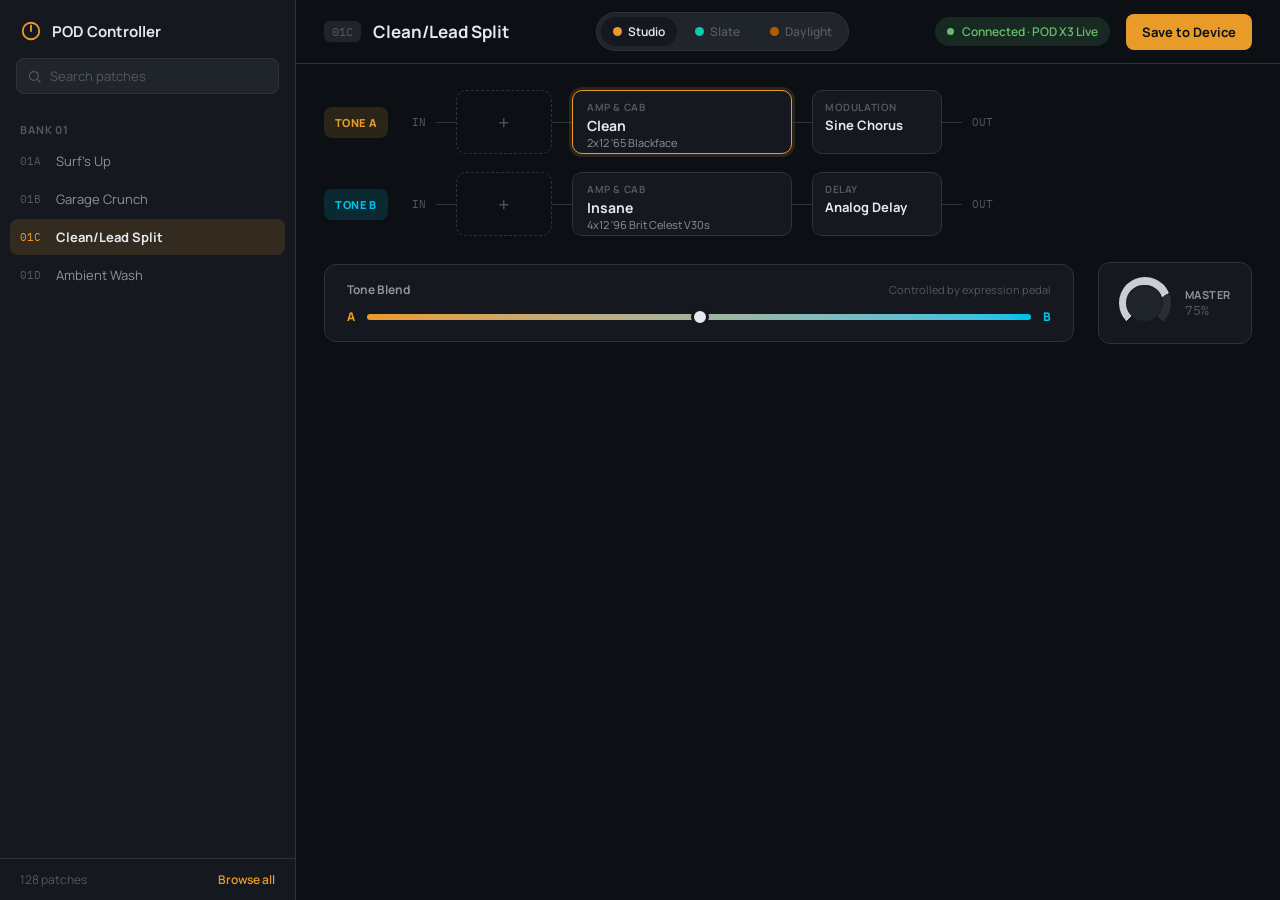
<file: frontend/index.html>
<!doctype html>
<html lang="en">
<head>
<meta charset="utf-8">
<meta name="viewport" content="width=device-width, initial-scale=1">
<title>POD Controller</title>
<link rel="stylesheet" href="https://fonts.googleapis.com/css2?family=Manrope:wght@500;600;700;800&family=IBM+Plex+Mono:wght@500;600&display=swap">
<style>
  /* Studio Dark is the default look. Themes are selected in-app (not tied
     to host OS light/dark preference) via [data-pod-theme] on <html>,
     persisted to localStorage. See THEMES in the script below to add more. */
  :root {
    --bg: oklch(17% 0.012 260);
    --panel: oklch(21% 0.013 260);
    --panel-2: oklch(26% 0.015 260);
    --border: oklch(32% 0.015 260);
    --text: oklch(93% 0.008 260);
    --text-dim: oklch(66% 0.012 260);
    --text-faint: oklch(46% 0.012 260);
    --accent-a: oklch(75% 0.15 70);
    --accent-a-tint: oklch(75% 0.15 70 / 0.14);
    --accent-b: oklch(75% 0.14 220);
    --accent-b-tint: oklch(75% 0.14 220 / 0.14);
    --neutral-knob: oklch(85% 0.01 260);
    --good: oklch(72% 0.14 145);
    --good-tint: oklch(72% 0.14 145 / 0.14);
    --track: oklch(30% 0.012 260);
  }

  :root[data-pod-theme="slate-dark"] {
    --bg: oklch(15% 0.014 250);
    --panel: oklch(19% 0.015 250);
    --panel-2: oklch(24% 0.017 250);
    --border: oklch(31% 0.018 250);
    --text: oklch(93% 0.006 250);
    --text-dim: oklch(65% 0.01 250);
    --text-faint: oklch(45% 0.01 250);
    --accent-a: oklch(75% 0.14 175);
    --accent-a-tint: oklch(75% 0.14 175 / 0.14);
    --accent-b: oklch(75% 0.15 300);
    --accent-b-tint: oklch(75% 0.15 300 / 0.14);
    --neutral-knob: oklch(85% 0.008 250);
    --good: oklch(72% 0.14 145);
    --good-tint: oklch(72% 0.14 145 / 0.14);
    --track: oklch(29% 0.014 250);
  }

  :root[data-pod-theme="daylight"] {
    --bg: oklch(97% 0.006 70);
    --panel: oklch(99% 0.004 70);
    --panel-2: oklch(93% 0.008 70);
    --border: oklch(85% 0.012 70);
    --text: oklch(24% 0.01 70);
    --text-dim: oklch(45% 0.012 70);
    --text-faint: oklch(60% 0.012 70);
    --accent-a: oklch(56% 0.16 70);
    --accent-a-tint: oklch(56% 0.16 70 / 0.12);
    --accent-b: oklch(53% 0.13 220);
    --accent-b-tint: oklch(53% 0.13 220 / 0.12);
    --neutral-knob: oklch(55% 0.008 70);
    --good: oklch(52% 0.13 145);
    --good-tint: oklch(52% 0.13 145 / 0.12);
    --track: oklch(88% 0.01 70);
  }

  * { box-sizing: border-box; }
  html, body { margin: 0; background: var(--bg); }
  body {
    font-family: 'Manrope', sans-serif;
    color: var(--text);
  }
  button { font-family: inherit; cursor: pointer; }

  .app { display: flex; height: 100vh; overflow: hidden; }

  /* Sidebar */
  .sidebar { width: 296px; flex-shrink: 0; background: var(--panel); border-right: 1px solid var(--border); display: flex; flex-direction: column; }
  .brand { display: flex; align-items: center; gap: 10px; padding: 20px 20px 16px; }
  .brand span { font-size: 15px; font-weight: 700; }
  .search { margin: 0 16px 14px; display: flex; align-items: center; gap: 8px; background: var(--panel-2); border: 1px solid var(--border); border-radius: 8px; padding: 8px 10px; color: var(--text-faint); font-size: 13px; }
  .patch-list { flex: 1; overflow: hidden; padding: 4px 10px 0; }
  .bank-label { font-size: 11px; font-weight: 700; letter-spacing: 0.08em; color: var(--text-faint); padding: 10px 10px 6px; }
  .patch-row { display: flex; align-items: center; gap: 10px; padding: 9px 10px; border-radius: 8px; margin-bottom: 2px; }
  .patch-row.selected { background: var(--accent-a-tint); }
  .patch-row .code { font-family: 'IBM Plex Mono', monospace; font-size: 11px; color: var(--text-faint); width: 26px; }
  .patch-row.selected .code { color: var(--accent-a); }
  .patch-row .name { font-size: 13px; color: var(--text-dim); flex: 1; }
  .patch-row.selected .name { color: var(--text); font-weight: 700; }
  .sidebar-footer { padding: 12px 20px; border-top: 1px solid var(--border); display: flex; align-items: center; justify-content: space-between; font-size: 12px; color: var(--text-faint); }

  /* Main */
  .main { flex: 1; display: flex; flex-direction: column; min-width: 0; }
  .topbar { height: 64px; flex-shrink: 0; display: flex; align-items: center; justify-content: space-between; padding: 0 28px; border-bottom: 1px solid var(--border); gap: 20px; }
  .patch-title { display: flex; align-items: center; gap: 12px; min-width: 0; }
  .patch-title .code { font-family: 'IBM Plex Mono', monospace; font-size: 12px; color: var(--text-faint); background: var(--panel-2); padding: 3px 8px; border-radius: 6px; }
  .patch-title .name { font-size: 17px; font-weight: 700; }

  .theme-switcher { display: flex; align-items: center; gap: 6px; background: var(--panel-2); border: 1px solid var(--border); border-radius: 20px; padding: 4px; }
  .theme-swatch { display: flex; align-items: center; gap: 6px; border: none; background: transparent; color: var(--text-faint); font-size: 12px; font-weight: 600; padding: 6px 12px; border-radius: 16px; }
  .theme-swatch .dot { width: 9px; height: 9px; border-radius: 50%; }
  .theme-swatch[aria-pressed="true"] { background: var(--panel); color: var(--text); }
  .theme-swatch:focus-visible { outline: 2px solid var(--accent-a); outline-offset: 1px; }

  .status-pill { display: flex; align-items: center; gap: 8px; background: var(--good-tint); padding: 6px 12px; border-radius: 20px; }
  .status-pill .dot { width: 7px; height: 7px; border-radius: 50%; background: var(--good); }
  .status-pill span { font-size: 12px; font-weight: 600; color: var(--good); white-space: nowrap; }
  .save-btn { background: var(--accent-a); color: var(--bg); font-size: 13px; font-weight: 700; padding: 9px 16px; border-radius: 8px; border: none; white-space: nowrap; }

  .rack { flex: 1; padding: 26px 28px; display: flex; flex-direction: column; gap: 18px; overflow: auto; }
  .tone-row { display: flex; align-items: center; gap: 14px; }
  .tone-label { width: 64px; flex-shrink: 0; text-align: center; font-size: 11px; font-weight: 800; letter-spacing: 0.06em; padding: 8px 4px; border-radius: 8px; }
  .tone-label.a { color: var(--accent-a); background: var(--accent-a-tint); }
  .tone-label.b { color: var(--accent-b); background: var(--accent-b-tint); }
  .chain { display: flex; align-items: center; flex: 1; }
  .io-label { font-family: 'IBM Plex Mono', monospace; font-size: 11px; color: var(--text-faint); padding: 0 10px; }
  .wire { height: 1px; width: 20px; background: var(--border); }
  .slot-empty { width: 96px; height: 64px; border: 1px dashed var(--border); border-radius: 10px; display: flex; align-items: center; justify-content: center; color: var(--text-faint); font-size: 20px; flex-shrink: 0; }
  .block { background: var(--panel); border: 1px solid var(--border); border-radius: 10px; padding: 9px 14px; flex-shrink: 0; }
  .block.amp { width: 220px; height: 64px; }
  .block.fx { width: 130px; height: 64px; padding: 9px 12px; }
  .block .kind { font-size: 10px; font-weight: 700; letter-spacing: 0.06em; color: var(--text-faint); }
  .block .title { font-size: 14px; font-weight: 700; margin-top: 2px; }
  .block .sub { font-size: 11px; color: var(--text-dim); }

  .bottom-row { display: flex; align-items: center; gap: 24px; margin-top: 8px; }
  .blend-card { flex: 1; background: var(--panel); border: 1px solid var(--border); border-radius: 12px; padding: 16px 22px; }
  .blend-header { display: flex; align-items: center; justify-content: space-between; margin-bottom: 10px; }
  .blend-header .label { font-size: 12px; font-weight: 700; color: var(--text-dim); }
  .blend-header .hint { font-size: 11px; color: var(--text-faint); }
  .blend-track { flex: 1; height: 6px; border-radius: 3px; background: linear-gradient(to right, var(--accent-a), var(--accent-b)); position: relative; }
  .blend-puck { position: absolute; left: calc(50% - 8px); top: -6px; width: 18px; height: 18px; border-radius: 50%; background: var(--text); border: 3px solid var(--panel); }
  .blend-row { display: flex; align-items: center; gap: 12px; }
  .blend-row .a { font-size: 12px; font-weight: 800; color: var(--accent-a); }
  .blend-row .b { font-size: 12px; font-weight: 800; color: var(--accent-b); }

  .master-card { background: var(--panel); border: 1px solid var(--border); border-radius: 12px; padding: 14px 20px; display: flex; align-items: center; gap: 14px; }
  .master-card .name { font-size: 11px; font-weight: 700; letter-spacing: 0.05em; color: var(--text-dim); text-transform: uppercase; }
  .master-card .value { font-family: 'IBM Plex Mono', monospace; font-size: 13px; color: var(--text-faint); }

  /* Knob: set --v (0-1) and --c (color) per instance */
  .knob { position: relative; border-radius: 50%; background: conic-gradient(from -135deg, var(--c, var(--accent-a)) 0deg calc(var(--v, 0.5) * 270deg), var(--track) calc(var(--v, 0.5) * 270deg) 270deg, transparent 270deg 360deg); }
  .knob .pointer { position: absolute; inset: 0; transform: rotate(calc(-135deg + var(--v, 0.5) * 270deg)); }
  .knob .pointer::after { content: ''; position: absolute; left: 50%; top: 50%; width: 2px; height: 40%; background: var(--text); transform: translate(-50%, -100%); border-radius: 1px; }
  .knob .face { position: absolute; border-radius: 50%; background: var(--panel-2); box-shadow: inset 0 1px 2px rgba(0,0,0,0.4); inset: 15%; }

  @media (prefers-reduced-motion: no-preference) {
    .theme-swatch, .patch-row { transition: background-color 120ms ease, color 120ms ease; }
  }
</style>
</head>
<body>

<div class="app">
  <aside class="sidebar">
    <div class="brand">
      <svg width="22" height="22" viewBox="0 0 24 24" fill="none"><circle cx="12" cy="12" r="9" stroke="var(--accent-a)" stroke-width="2"></circle><line x1="12" y1="12" x2="12" y2="6" stroke="var(--accent-a)" stroke-width="2" stroke-linecap="round"></line></svg>
      <span>POD Controller</span>
    </div>
    <div class="search">
      <svg width="15" height="15" viewBox="0 0 24 24" fill="none" stroke="currentColor" stroke-width="2" stroke-linecap="round" stroke-linejoin="round"><circle cx="11" cy="11" r="7"></circle><line x1="21" y1="21" x2="16.65" y2="16.65"></line></svg>
      <span>Search patches</span>
    </div>
    <div class="patch-list">
      <div class="bank-label">BANK 01</div>
      <div class="patch-row"><span class="code">01A</span><span class="name">Surf's Up</span></div>
      <div class="patch-row"><span class="code">01B</span><span class="name">Garage Crunch</span></div>
      <div class="patch-row selected"><span class="code">01C</span><span class="name">Clean/Lead Split</span></div>
      <div class="patch-row"><span class="code">01D</span><span class="name">Ambient Wash</span></div>
    </div>
    <div class="sidebar-footer"><span>128 patches</span><span style="color:var(--accent-a);font-weight:600;">Browse all</span></div>
  </aside>

  <main class="main">
    <div class="topbar">
      <div class="patch-title">
        <span class="code">01C</span>
        <span class="name">Clean/Lead Split</span>
      </div>

      <div class="theme-switcher" role="group" aria-label="Theme">
        <button class="theme-swatch" data-theme-choice="studio-dark" aria-pressed="true">
          <span class="dot" style="background: oklch(75% 0.15 70);"></span>Studio
        </button>
        <button class="theme-swatch" data-theme-choice="slate-dark" aria-pressed="false">
          <span class="dot" style="background: oklch(75% 0.14 175);"></span>Slate
        </button>
        <button class="theme-swatch" data-theme-choice="daylight" aria-pressed="false">
          <span class="dot" style="background: oklch(56% 0.16 70);"></span>Daylight
        </button>
      </div>

      <div style="display:flex;align-items:center;gap:16px;">
        <div class="status-pill"><span class="dot"></span><span>Connected &middot; POD X3 Live</span></div>
        <button class="save-btn">Save to Device</button>
      </div>
    </div>

    <div class="rack">
      <div class="tone-row">
        <div class="tone-label a">TONE A</div>
        <div class="chain">
          <span class="io-label">IN</span><div class="wire"></div>
          <div class="slot-empty">+</div><div class="wire"></div>
          <div class="block amp" style="border-color: var(--accent-a); box-shadow: 0 0 0 3px var(--accent-a-tint);">
            <div class="kind">AMP &amp; CAB</div><div class="title">Clean</div><div class="sub">2x12 '65 Blackface</div>
          </div><div class="wire"></div>
          <div class="block fx"><div class="kind">MODULATION</div><div class="title" style="font-size:13px;">Sine Chorus</div></div>
          <div class="wire"></div><span class="io-label">OUT</span>
        </div>
      </div>

      <div class="tone-row">
        <div class="tone-label b">TONE B</div>
        <div class="chain">
          <span class="io-label">IN</span><div class="wire"></div>
          <div class="slot-empty">+</div><div class="wire"></div>
          <div class="block amp">
            <div class="kind">AMP &amp; CAB</div><div class="title">Insane</div><div class="sub">4x12 '96 Brit Celest V30s</div>
          </div><div class="wire"></div>
          <div class="block fx"><div class="kind">DELAY</div><div class="title" style="font-size:13px;">Analog Delay</div></div>
          <div class="wire"></div><span class="io-label">OUT</span>
        </div>
      </div>

      <div class="bottom-row">
        <div class="blend-card">
          <div class="blend-header"><span class="label">Tone Blend</span><span class="hint">Controlled by expression pedal</span></div>
          <div class="blend-row">
            <span class="a">A</span>
            <div class="blend-track"><div class="blend-puck"></div></div>
            <span class="b">B</span>
          </div>
        </div>

        <div class="master-card">
          <div class="knob" style="--v:0.75; --c:var(--neutral-knob); width:52px; height:52px;">
            <div class="pointer"></div><div class="face"></div>
          </div>
          <div><div class="name">Master</div><div class="value">75%</div></div>
        </div>
      </div>
    </div>
  </main>
</div>

<script>
  (function () {
    var STORAGE_KEY = 'pod-controller-theme';
    var THEMES = ['studio-dark', 'slate-dark', 'daylight'];

    function applyTheme(name) {
      if (THEMES.indexOf(name) === -1) name = 'studio-dark';
      document.documentElement.setAttribute('data-pod-theme', name);
      document.querySelectorAll('.theme-swatch').forEach(function (btn) {
        btn.setAttribute('aria-pressed', String(btn.dataset.themeChoice === name));
      });
      try { localStorage.setItem(STORAGE_KEY, name); } catch (e) {}
    }

    var stored = 'studio-dark';
    try { stored = localStorage.getItem(STORAGE_KEY) || stored; } catch (e) {}
    applyTheme(stored);

    document.querySelectorAll('.theme-swatch').forEach(function (btn) {
      btn.addEventListener('click', function () { applyTheme(btn.dataset.themeChoice); });
    });
  })();
</script>
</body>
</html>
</file>
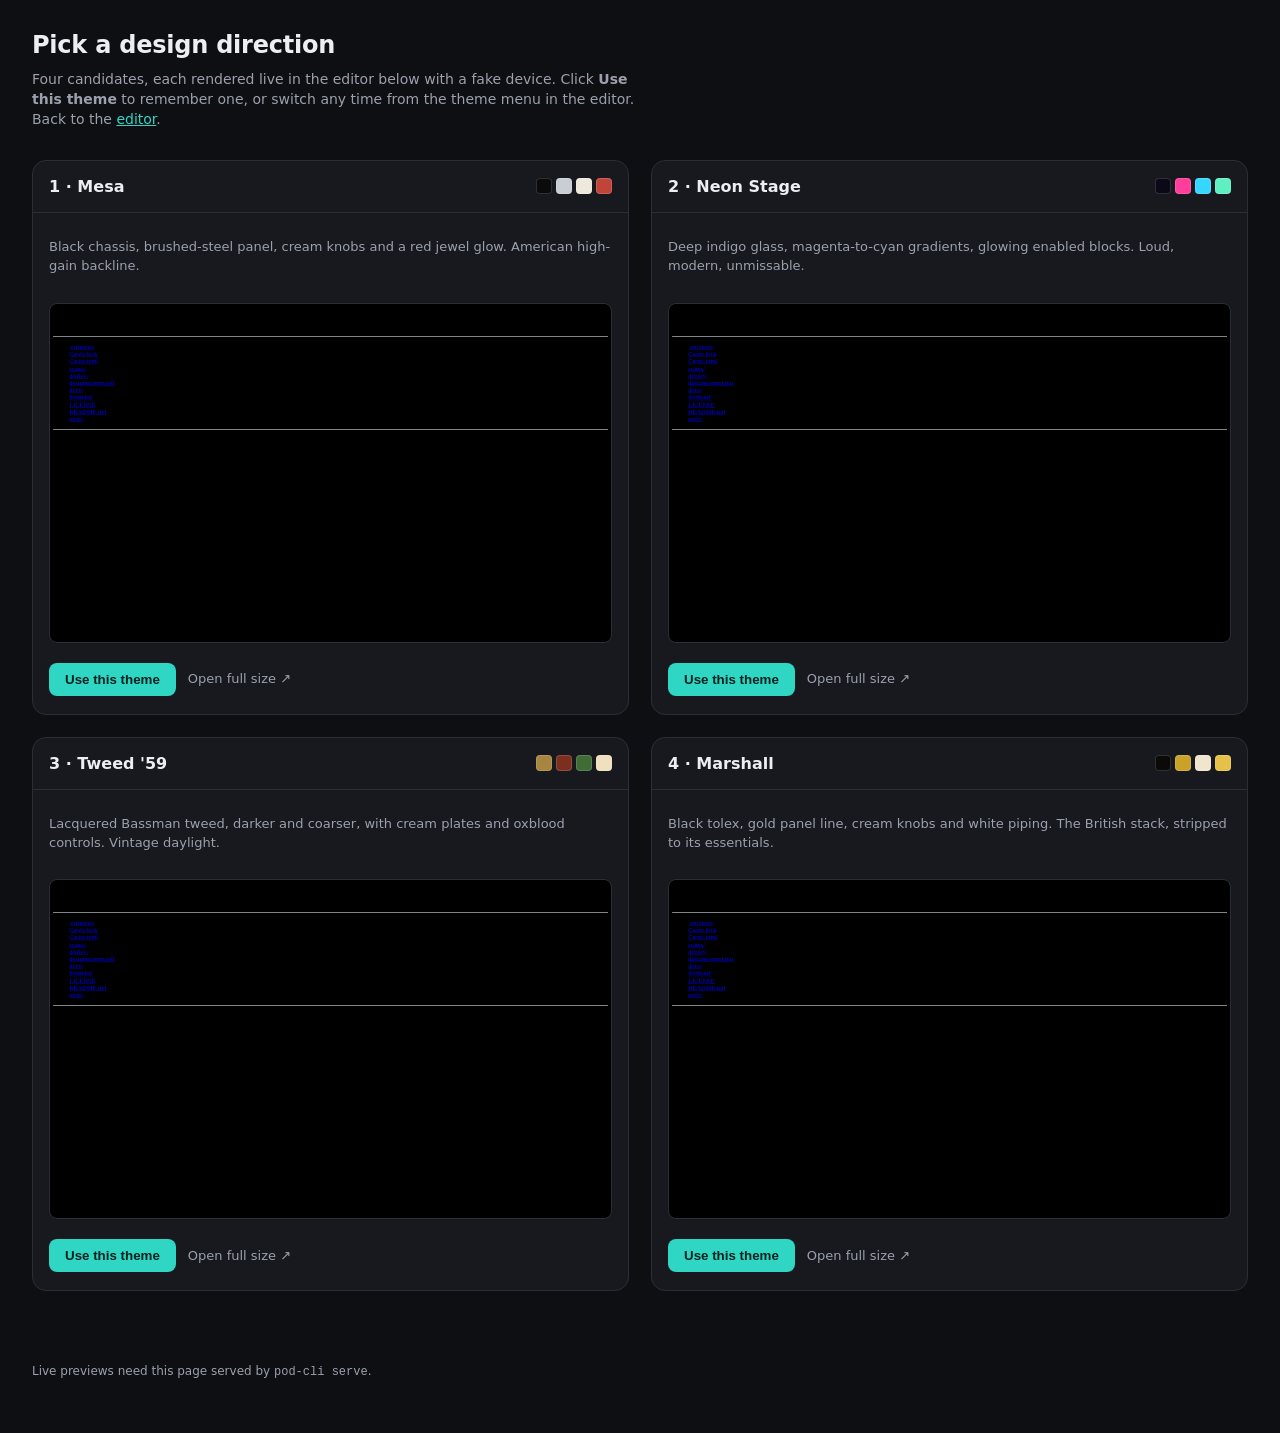
<file: crates/pod-cli/ui/themes.html>
<!doctype html>
<html lang="en">
<head>
<meta charset="utf-8">
<meta name="viewport" content="width=device-width, initial-scale=1">
<title>POD Controller — pick a design direction</title>
<!--
  Compares the candidate themes side by side, each rendered live in an
  iframe against the same server (?theme=<id> forces a theme without saving
  it in the browser). "Use this theme" remembers the choice and opens the
  editor. Needs a running `pod-cli serve` (add --mock for no hardware). See
  designprompt.md.
-->
<style>
  :root { --bg:#0d0f13; --card:#17191f; --border:#2a2e37; --text:#eceef2; --dim:#9aa1ad; --accent:#2fd6c4; }
  * { box-sizing: border-box; }
  body { margin: 0; background: var(--bg); color: var(--text); font: 14px/1.45 system-ui, -apple-system, "Segoe UI", Roboto, sans-serif; }
  header { padding: 28px 32px 8px; }
  h1 { margin: 0 0 6px; font-size: 24px; letter-spacing: -0.01em; }
  header p { margin: 0; color: var(--dim); max-width: 70ch; }
  header a { color: var(--accent); }
  .grid { display: grid; grid-template-columns: repeat(2, minmax(0, 1fr)); gap: 22px; padding: 22px 32px 60px; }
  @media (max-width: 1000px) { .grid { grid-template-columns: 1fr; } }
  .card { background: var(--card); border: 1px solid var(--border); border-radius: 14px; overflow: hidden; display: flex; flex-direction: column; }
  .card-head { display: flex; align-items: center; gap: 12px; padding: 14px 16px; border-bottom: 1px solid var(--border); }
  .card h2 { margin: 0; font-size: 16px; }
  .swatches { display: flex; gap: 4px; margin-left: auto; }
  .swatch { width: 16px; height: 16px; border-radius: 4px; border: 1px solid rgb(255 255 255 / 0.15); }
  .blurb { padding: 12px 16px 0; color: var(--dim); font-size: 13px; }
  .shot { position: relative; margin: 14px 16px; height: 340px; overflow: hidden; border: 1px solid var(--border); border-radius: 8px; background: #000; }
  .shot iframe { border: 0; width: 1400px; height: 980px; transform-origin: 0 0; }
  .card-foot { display: flex; align-items: center; gap: 12px; padding: 6px 16px 18px; }
  .use { background: var(--accent); color: #04211d; border: 0; border-radius: 8px; padding: 9px 16px; font-weight: 700; cursor: pointer; }
  .open { color: var(--dim); font-size: 13px; text-decoration: none; }
  .open:hover { color: var(--text); }
  .note { color: var(--dim); font-size: 12px; padding: 0 32px 40px; }
</style>
</head>
<body>
<header>
  <h1>Pick a design direction</h1>
  <p>Four candidates, each rendered live in the editor below with a fake
  device. Click <strong>Use this theme</strong> to remember one, or switch
  any time from the theme menu in the editor. Back to the
  <a href="/">editor</a>.</p>
</header>
<div class="grid" id="grid"></div>
<p class="note" id="note">Live previews need this page served by
<code>pod-cli serve</code>.</p>

<script>
'use strict';
const THEMES = [
  { id: 'mesa', name: '1 · Mesa',
    blurb: 'Black chassis, brushed-steel panel, cream knobs and a red jewel glow. American high-gain backline.',
    swatches: ['#0b0b0c', '#c8ced4', '#efe9dd', '#c1443a'] },
  { id: 'neon', name: '2 · Neon Stage',
    blurb: 'Deep indigo glass, magenta-to-cyan gradients, glowing enabled blocks. Loud, modern, unmissable.',
    swatches: ['#0b0918', '#ff3d9a', '#35d6ff', '#5ef0c0'] },
  { id: 'tweed', name: "3 · Tweed '59",
    blurb: 'Lacquered Bassman tweed, darker and coarser, with cream plates and oxblood controls. Vintage daylight.',
    swatches: ['#a9863f', '#7c2f1e', '#3f6b34', '#efe1bd'] },
  { id: 'marshall', name: '4 · Marshall',
    blurb: 'Black tolex, gold panel line, cream knobs and white piping. The British stack, stripped to its essentials.',
    swatches: ['#0b0a08', '#c9a227', '#f0e6cf', '#e6c14a'] },
];

function el(tag, attrs = {}, ...kids) {
  const n = document.createElement(tag);
  for (const [k, v] of Object.entries(attrs)) {
    if (k === 'style') n.style.cssText = v;
    else if (k.startsWith('on')) n.addEventListener(k.slice(2), v);
    else n.setAttribute(k, v);
  }
  for (const c of kids.flat()) if (c != null) n.append(c);
  return n;
}

function use(id) {
  try { localStorage.setItem('pod-theme', id); } catch (_) { /* ignore */ }
  location.href = '/';
}

const shots = [];
function fit() {
  for (const s of shots) {
    const w = s.parentElement.clientWidth;
    s.style.transform = `scale(${w / 1400})`;
  }
}

const grid = document.getElementById('grid');
for (const t of THEMES) {
  const shot = el('iframe', { src: `/?theme=${t.id}&bank=8`, loading: 'lazy', title: t.name });
  shots.push(shot);
  grid.append(el('div', { class: 'card' },
    el('div', { class: 'card-head' },
      el('h2', {}, t.name),
      el('div', { class: 'swatches' }, t.swatches.map((c) => el('span', { class: 'swatch', style: `background:${c}` })))),
    el('p', { class: 'blurb' }, t.blurb),
    el('div', { class: 'shot' }, shot),
    el('div', { class: 'card-foot' },
      el('button', { class: 'use', onclick: () => use(t.id) }, 'Use this theme'),
      el('a', { class: 'open', href: `/?theme=${t.id}`, target: '_blank', rel: 'noopener' }, 'Open full size ↗'))));
}
fit();
window.addEventListener('resize', fit);
</script>
</body>
</html>
</file>
